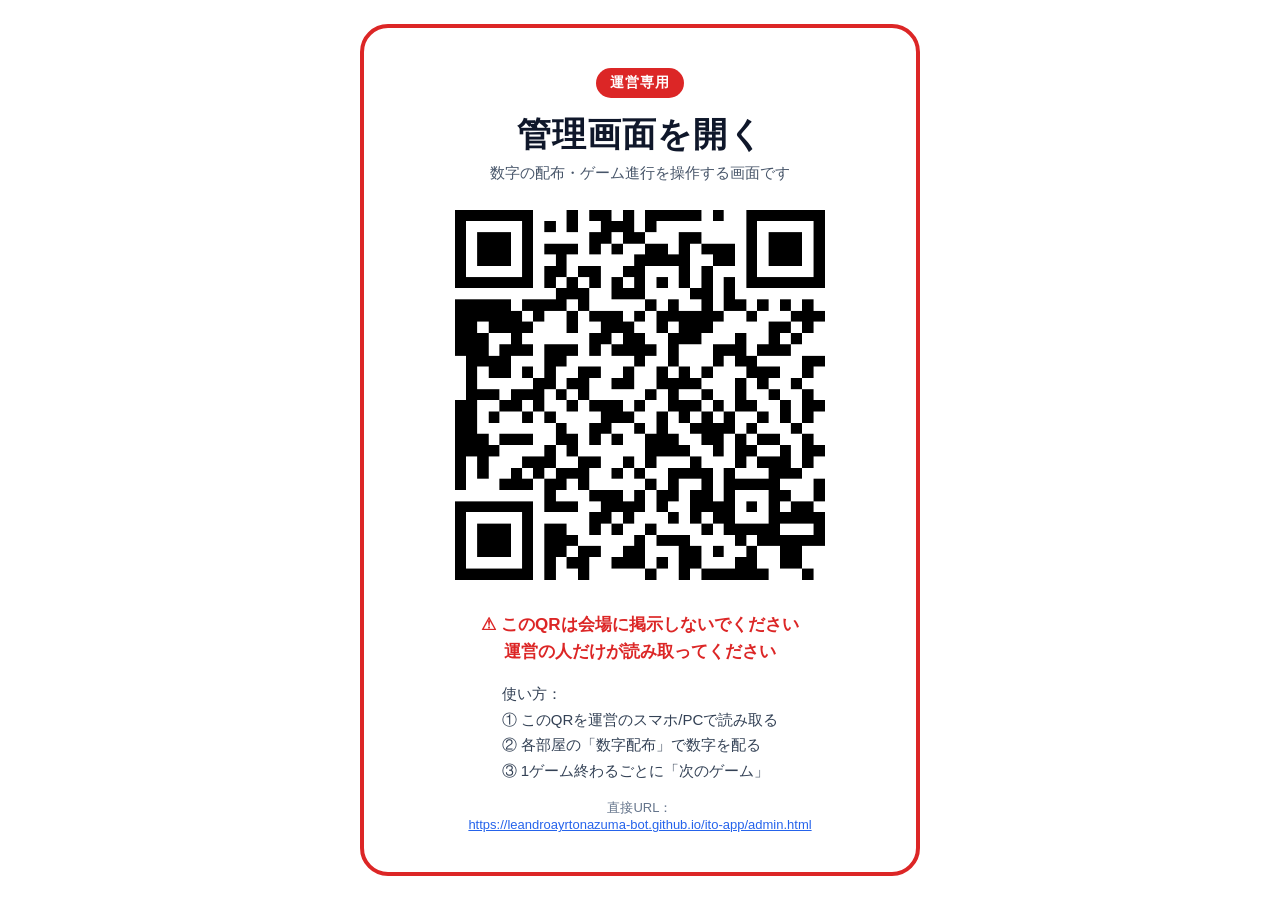
<file: qr/admin-print.html>
<!DOCTYPE html>
<html lang="ja">
<head>
  <meta charset="UTF-8" />
  <meta name="viewport" content="width=device-width, initial-scale=1.0" />
  <title>ito 運営用QR（管理画面へ）</title>
  <style>
    :root { --ink: #0F172A; --warn: #DC2626; }
    * { box-sizing: border-box; margin: 0; padding: 0; }
    body {
      font-family: "Hiragino Kaku Gothic ProN", "Yu Gothic", "Meiryo", sans-serif;
      color: var(--ink);
      background: #fff;
      min-height: 100vh;
      display: flex;
      align-items: center;
      justify-content: center;
      padding: 24px;
    }
    .card {
      border: 4px solid var(--warn);
      border-radius: 28px;
      padding: 40px 36px;
      text-align: center;
      max-width: 560px;
      width: 100%;
    }
    .tag {
      display: inline-block;
      background: var(--warn);
      color: #fff;
      font-weight: 700;
      font-size: 14px;
      letter-spacing: 1px;
      padding: 6px 14px;
      border-radius: 999px;
      margin-bottom: 14px;
    }
    h1 { font-size: 34px; letter-spacing: 1px; margin-bottom: 6px; }
    .sub { color: #475569; font-size: 15px; margin-bottom: 22px; }
    .qr { width: 100%; max-width: 380px; height: auto; }
    .warn {
      margin-top: 22px;
      color: var(--warn);
      font-weight: 700;
      font-size: 17px;
      line-height: 1.6;
    }
    .use {
      margin-top: 16px;
      font-size: 15px;
      color: #334155;
      line-height: 1.7;
      text-align: left;
      display: inline-block;
    }
    .url { margin-top: 16px; font-size: 13px; color: #64748b; word-break: break-all; }
    a { color: #2563EB; }
    @media print { .card { border-color: #000; } .tag { background: #000; } .warn { color: #000; } }
  </style>
</head>
<body>
  <div class="card">
    <span class="tag">運営専用</span>
    <h1>管理画面を開く</h1>
    <p class="sub">数字の配布・ゲーム進行を操作する画面です</p>
    <img class="qr" src="admin.png" alt="管理画面へのQR" />
    <p class="warn">⚠ このQRは会場に掲示しないでください<br />運営の人だけが読み取ってください</p>
    <p class="use">
      使い方：<br />
      ① このQRを運営のスマホ/PCで読み取る<br />
      ② 各部屋の「数字配布」で数字を配る<br />
      ③ 1ゲーム終わるごとに「次のゲーム」
    </p>
    <p class="url">
      直接URL：<br />
      <a href="https://leandroayrtonazuma-bot.github.io/ito-app/admin.html">https://leandroayrtonazuma-bot.github.io/ito-app/admin.html</a>
    </p>
  </div>
</body>
</html>
</file>
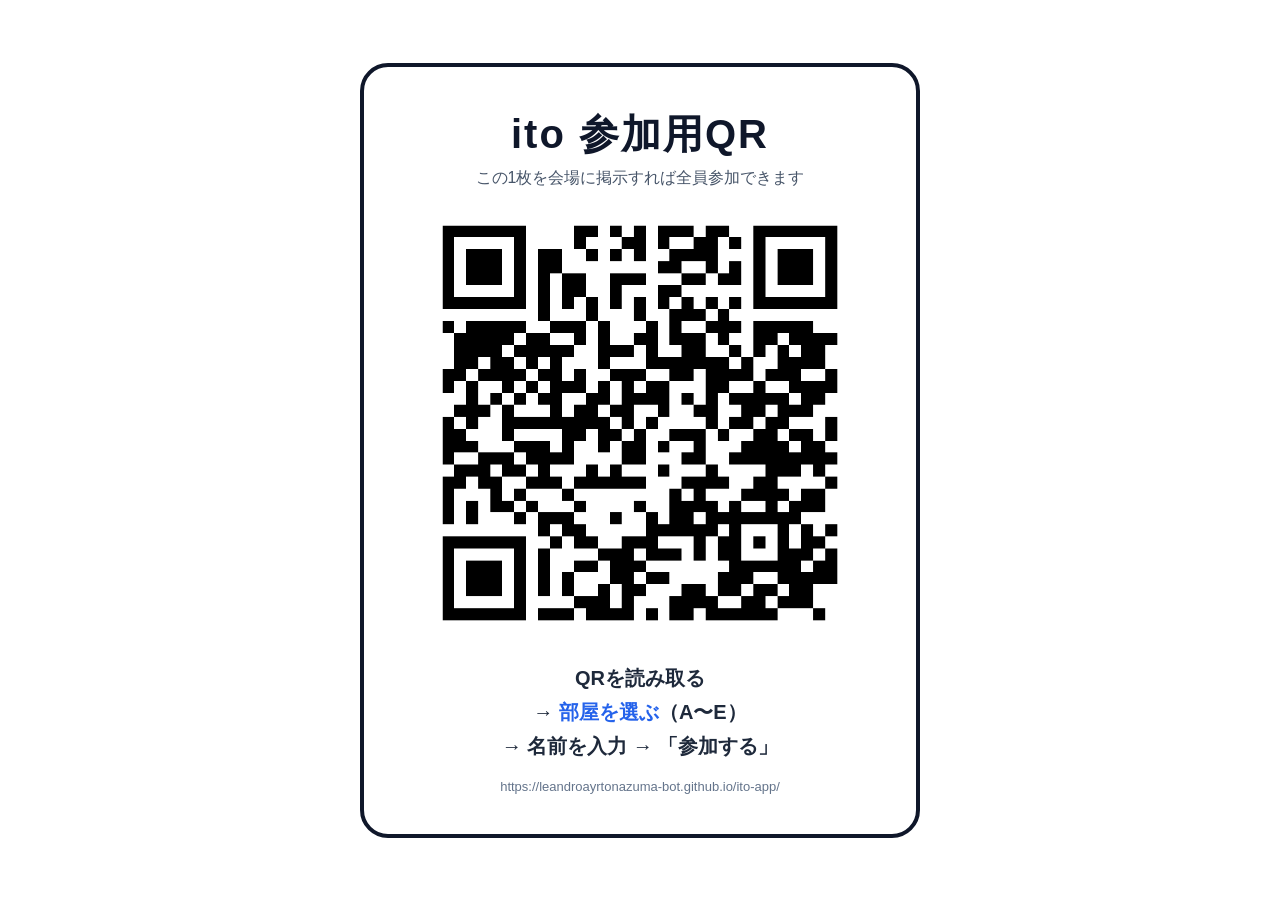
<file: qr/print.html>
<!DOCTYPE html>
<html lang="ja">
<head>
  <meta charset="UTF-8" />
  <meta name="viewport" content="width=device-width, initial-scale=1.0" />
  <title>ito 参加用QR（印刷・掲示用）</title>
  <style>
    :root { --ink: #0F172A; --accent: #2563EB; }
    * { box-sizing: border-box; margin: 0; padding: 0; }
    body {
      font-family: "Hiragino Kaku Gothic ProN", "Yu Gothic", "Meiryo", sans-serif;
      color: var(--ink);
      background: #fff;
      min-height: 100vh;
      display: flex;
      align-items: center;
      justify-content: center;
      padding: 24px;
    }
    .card {
      border: 4px solid var(--ink);
      border-radius: 28px;
      padding: 40px 36px;
      text-align: center;
      max-width: 560px;
      width: 100%;
    }
    h1 { font-size: 40px; letter-spacing: 2px; margin-bottom: 6px; }
    .sub { color: #475569; font-size: 16px; margin-bottom: 24px; }
    .qr { width: 100%; max-width: 420px; height: auto; }
    .steps {
      margin-top: 24px;
      font-size: 20px;
      font-weight: 700;
      color: #1e293b;
      line-height: 1.7;
    }
    .steps span { color: var(--accent); }
    .url { margin-top: 16px; font-size: 13px; color: #64748b; word-break: break-all; }
    @media print { .card { border-color: #000; } }
  </style>
</head>
<body>
  <div class="card">
    <h1>ito 参加用QR</h1>
    <p class="sub">この1枚を会場に掲示すれば全員参加できます</p>
    <img class="qr" src="join.png" alt="ito 参加用QR" />
    <p class="steps">
      QRを読み取る<br />
      → <span>部屋を選ぶ</span>（A〜E）<br />
      → 名前を入力 → 「参加する」
    </p>
    <p class="url">https://leandroayrtonazuma-bot.github.io/ito-app/</p>
  </div>
</body>
</html>
</file>
